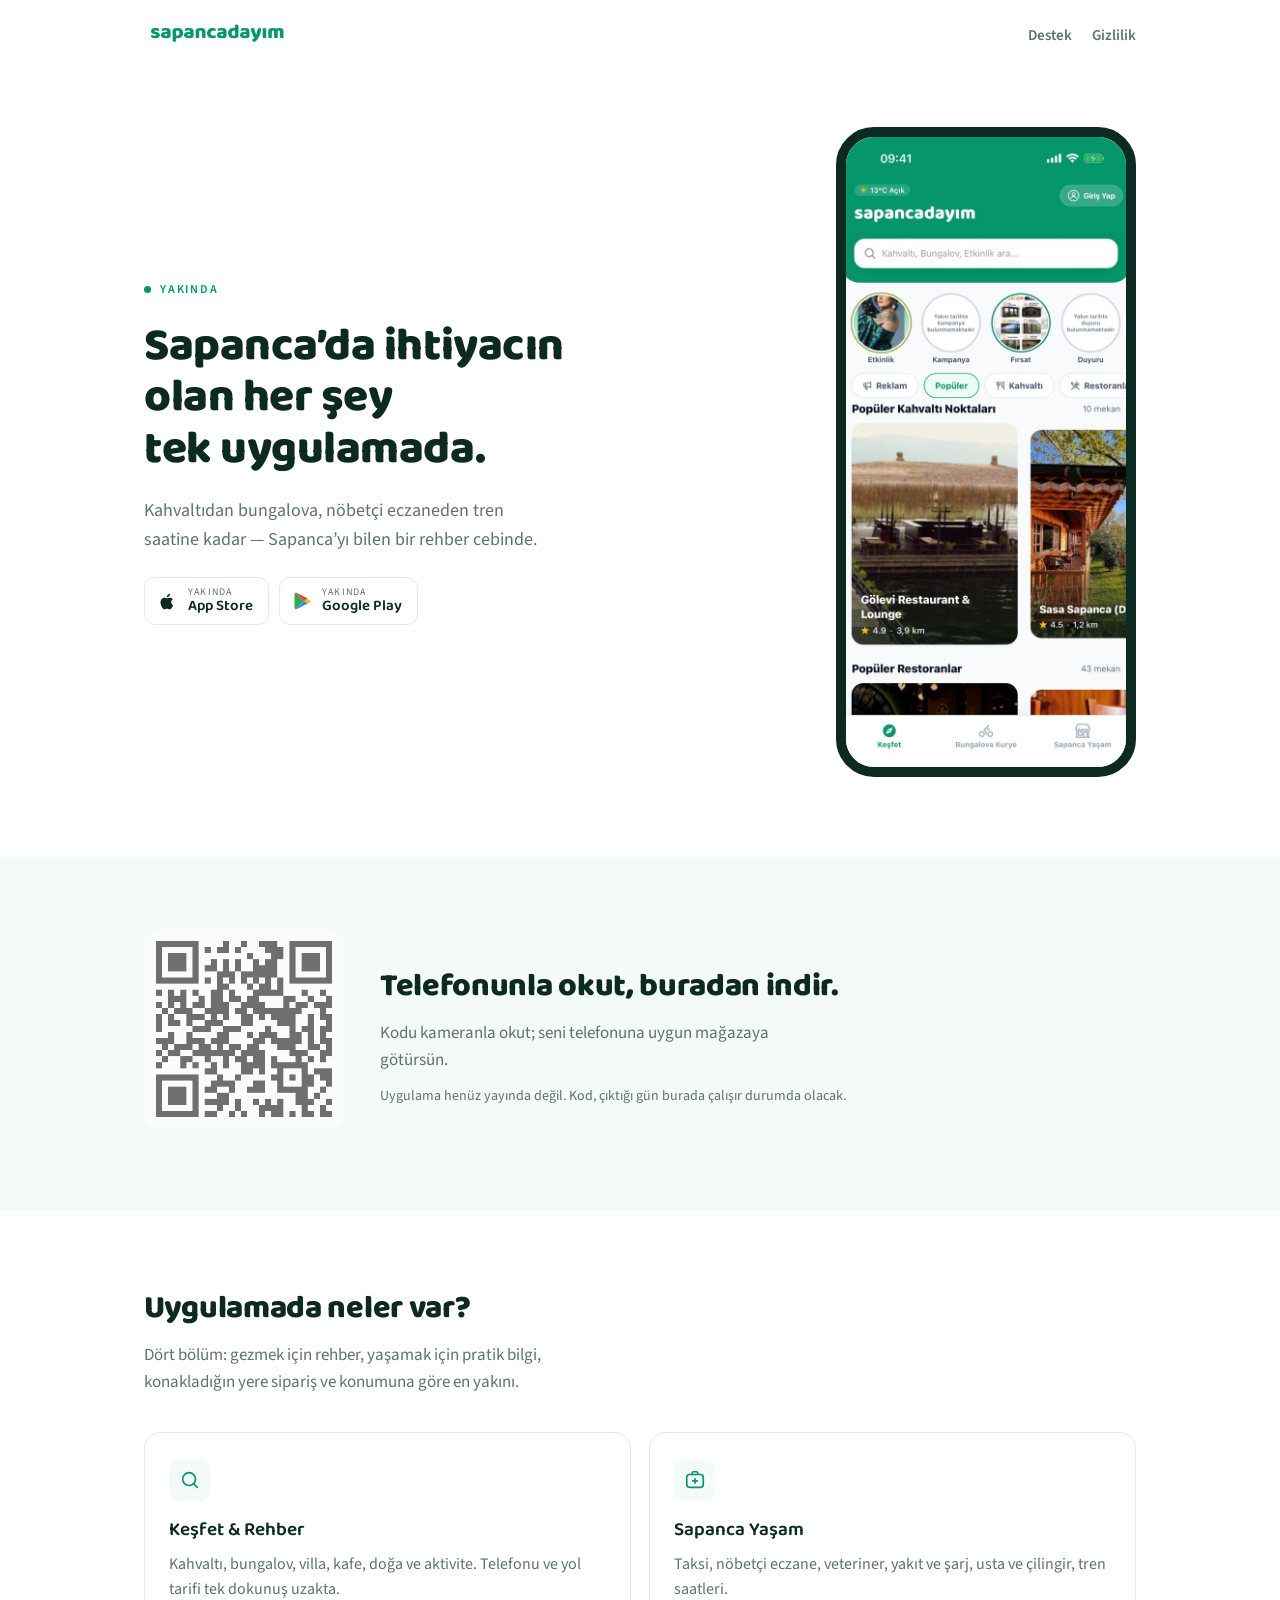
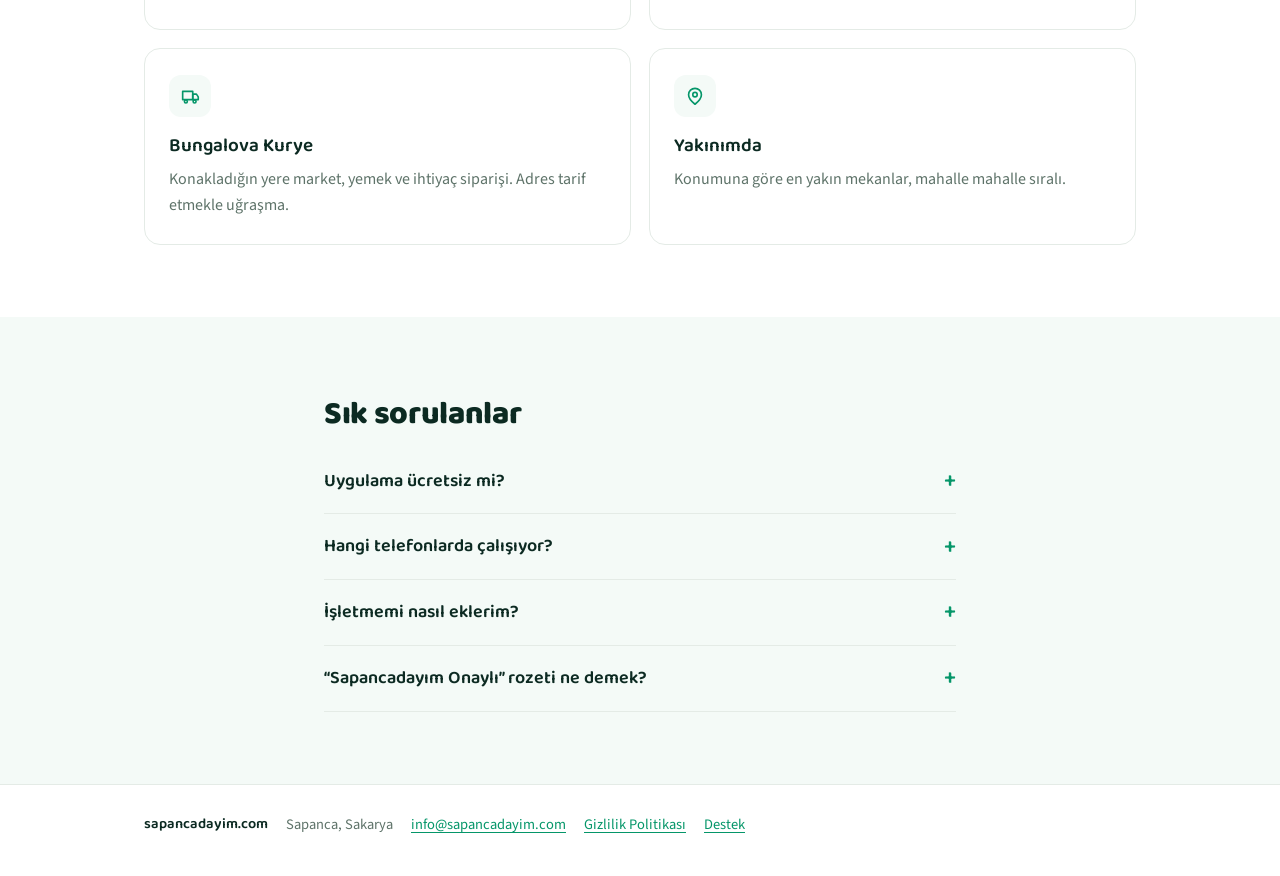
<file: index.html>
<!doctype html>
<html lang="tr">
<head>
<meta charset="utf-8">
<meta name="viewport" content="width=device-width, initial-scale=1">
<meta name="description" content="Sapanca'nın dijital rehberi: kahvaltı, bungalov, nöbetçi eczane, tren saatleri, bungalova kurye ve yakınındaki mekanlar. Tek uygulamada.">
<meta property="og:title" content="Sapancadayım">
<meta property="og:description" content="Kahvaltı, bungalov, nöbetçi eczane, tren saatleri. Sapanca'nın dijital rehberi App Store ve Google Play'de yakında.">
<meta property="og:type" content="website">
<meta property="og:url" content="https://sapancadayim.com/">
<meta property="og:locale" content="tr_TR">
<meta name="theme-color" content="#ffffff">
<link rel="canonical" href="https://sapancadayim.com/">
<title>Sapancadayım</title>
<link rel="preconnect" href="https://fonts.googleapis.com">
<link rel="preconnect" href="https://fonts.gstatic.com" crossorigin>
<link rel="stylesheet" href="https://fonts.googleapis.com/css2?family=Baloo+2:wght@600;800&family=Source+Sans+3:wght@400;600&display=swap">
<link rel="stylesheet" href="/style.css">
<style>
  /* Sayfa iskeleti */
  .wrap {
    max-width: 1040px;
    margin: 0 auto;
    padding-inline: 24px;
  }
  .section { padding-block: 72px; }
  .section-wash { background: var(--wash); }

  /* Başlık çubuğu */
  .topbar {
    display: flex;
    align-items: center;
    justify-content: space-between;
    gap: 16px;
    padding-block: 20px;
  }
  .topbar img { width: 148px; height: auto; }
  .topbar nav {
    display: flex;
    gap: 20px;
    font-size: 15px;
    font-weight: 600;
  }
  .topbar nav a { color: var(--muted); text-decoration: none; }
  .topbar nav a:hover { color: var(--brand); }

  /* Yer tutucu — üç görsel alanı da bunu kullanıyor.
     Gerçek görsel gelince .slot satırı silinip img açılacak. */
  .slot {
    display: flex;
    align-items: center;
    justify-content: center;
    text-align: center;
    background: var(--wash);
    border: 2px dashed var(--line);
    border-radius: 14px;
    color: var(--muted);
    font-size: 14px;
    padding: 16px;
  }

  /* Hero */
  .hero {
    display: grid;
    grid-template-columns: 1fr 300px;
    gap: 56px;
    align-items: center;
    padding-block: 56px 80px;
  }
  .hero-text { display: flex; flex-direction: column; align-items: flex-start; gap: 22px; }
  .eyebrow {
    display: inline-flex; align-items: center; gap: 9px;
    font-size: 12px; font-weight: 600; letter-spacing: 0.15em; text-transform: uppercase;
    color: var(--brand);
  }
  .dot { width: 7px; height: 7px; border-radius: 50%; background: var(--brand); }
  h1 {
    font-family: var(--display); font-weight: 800;
    font-size: clamp(30px, 5.2vw, 46px); line-height: 1.12; margin: 0;
    text-wrap: balance; letter-spacing: -0.01em; max-width: 16ch;
  }
  .lede { margin: 0; color: var(--muted); max-width: 44ch; font-size: 18px; }

  /* Telefon çerçevesi */
  .phone {
    aspect-ratio: 9 / 19.5;
    border: 10px solid var(--ink);
    border-radius: 38px;
    overflow: hidden;
    background: var(--wash);
  }
  .phone .slot { height: 100%; border: 0; border-radius: 0; }
  .phone img { display: block; width: 100%; height: 100%; object-fit: cover; object-position: top; }

  /* Mağaza rozetleri */
  .badges { display: flex; flex-wrap: wrap; gap: 10px; }
  .badge {
    display: inline-flex; align-items: center; gap: 10px;
    border: 1px solid var(--line); border-radius: 11px;
    padding: 9px 15px 9px 12px; background: var(--ground); color: var(--ink);
  }
  .badge-text { display: flex; flex-direction: column; line-height: 1.12;
    font-family: var(--display); font-weight: 600; font-size: 15px; }
  .badge-text small { font-family: var(--body); font-weight: 400; font-size: 10px;
    letter-spacing: 0.12em; text-transform: uppercase; color: var(--muted); }


  /* Özellik kutuları */
  .section-title {
    font-family: var(--display); font-weight: 800;
    font-size: clamp(24px, 3.4vw, 32px); margin: 0 0 8px;
    letter-spacing: -0.01em;
  }
  .section-lede { margin: 0 0 36px; color: var(--muted); max-width: 52ch; }
  .cards {
    display: grid;
    grid-template-columns: repeat(2, 1fr);
    gap: 18px;
  }
  .card {
    background: var(--ground);
    border: 1px solid var(--line);
    border-radius: 16px;
    padding: 26px 24px;
  }
  .card-icon {
    width: 42px; height: 42px; border-radius: 12px;
    background: var(--wash);
    display: flex; align-items: center; justify-content: center;
    color: var(--brand);
    margin-bottom: 14px;
  }
  .card h3 {
    font-family: var(--display); font-weight: 600; font-size: 19px;
    margin: 0 0 6px;
  }
  .card p { margin: 0; color: var(--muted); font-size: 16px; }

  /* QR bölümü */
  .qr-row {
    display: grid;
    grid-template-columns: 200px 1fr;
    gap: 36px;
    align-items: center;
  }
  .qr-box { aspect-ratio: 1; border-radius: 16px; }
  /* Uygulama mağazada olmadığı için kutu soluk duruyor.
     YAYIN GÜNÜ: aşağıdaki opacity kuralı silinecek. */
  .qr-box { opacity: 0.55; }
  .qr-note { font-size: 14px; color: var(--muted); margin: 10px 0 0; }

  /* SSS */
  .faq { max-width: 680px; }
  .faq details {
    border-bottom: 1px solid var(--line);
    padding: 18px 0;
  }
  .faq summary {
    cursor: pointer;
    font-family: var(--display); font-weight: 600; font-size: 18px;
    list-style: none;
    display: flex; align-items: center; justify-content: space-between; gap: 16px;
  }
  .faq summary::-webkit-details-marker { display: none; }
  .faq summary::after {
    content: "+";
    font-weight: 600; color: var(--brand); font-size: 22px; line-height: 1;
  }
  .faq details[open] summary::after { content: "\2212"; }
  .faq summary:focus-visible {
    outline: 2px solid var(--brand); outline-offset: 3px; border-radius: 3px;
  }
  .faq p { margin: 12px 0 0; color: var(--muted); }

  /* Footer */
  footer.site {
    border-top: 1px solid var(--line);
    padding-block: 28px 40px;
  }
  footer.site .wrap {
    display: flex; flex-wrap: wrap; gap: 6px 18px;
    font-size: 14.5px; color: var(--muted);
  }
  footer.site b { font-family: var(--display); font-weight: 600; color: var(--ink); }

  @media (max-width: 800px) {
    .hero { grid-template-columns: 1fr; gap: 36px; padding-block: 36px 56px; }
    .phone { max-width: 260px; }
    .section { padding-block: 52px; }
    .cards { grid-template-columns: 1fr; }
    .qr-row { grid-template-columns: 1fr; gap: 24px; justify-items: start; }
    .qr-box { width: 180px; }
  }
</style>
</head>
<body>

<header class="wrap topbar">
  <img src="/assets/logo.png" alt="sapancadayım">
  <nav>
    <a href="/destek/">Destek</a>
    <a href="/gizlilik/">Gizlilik</a>
  </nav>
</header>

<main>
  <section class="wrap hero">
    <div class="hero-text">
      <!-- YAYIN GÜNÜ (3/3): bu "Yakında" etiketi tamamen silinecek. -->
      <span class="eyebrow"><span class="dot"></span>Yakında</span>

      <h1>Sapanca&rsquo;da ihtiyacın olan her şey tek uygulamada.</h1>

      <p class="lede">Kahvaltıdan bungalova, nöbetçi eczaneden tren saatine kadar &mdash; Sapanca&rsquo;yı bilen bir rehber cebinde.</p>

      <!-- YAYIN GÜNÜ (1/3): rozetlerdeki <small>Yakında</small> satırları silinecek,
           span yerine mağaza bağlantısı veren <a> gelecek. -->
      <div class="badges">
        <span class="badge" aria-label="Yakında App Store&rsquo;da">
          <svg viewBox="0 0 24 24" width="21" height="21" aria-hidden="true">
            <path fill="currentColor" d="M16.2 12.6c0-2.2 1.8-3.3 1.9-3.3-1-1.5-2.7-1.7-3.3-1.7-1.4-.1-2.7.8-3.4.8-.7 0-1.8-.8-2.9-.8-1.5 0-2.9.9-3.7 2.2-1.6 2.7-.4 6.8 1.1 9 .8 1.1 1.6 2.3 2.8 2.2 1.1 0 1.5-.7 2.9-.7 1.3 0 1.7.7 2.9.7 1.2 0 1.9-1.1 2.7-2.2.8-1.2 1.2-2.4 1.2-2.5 0 0-2.2-.9-2.2-3.7zM14 5.8c.6-.8 1-1.8.9-2.8-.9 0-2 .6-2.6 1.3-.6.7-1.1 1.7-.9 2.7 1 .1 2-.5 2.6-1.2z"/>
          </svg>
          <span class="badge-text"><small>Yakında</small>App Store</span>
        </span>
        <span class="badge" aria-label="Yakında Google Play&rsquo;de">
          <svg viewBox="0 0 24 24" width="20" height="20" aria-hidden="true">
            <path fill="#34A853" d="M3.9 2.1 14.7 12 3.9 21.9c-.5-.3-.9-.9-.9-1.6V3.7c0-.7.4-1.3.9-1.6z"/>
            <path fill="#FBBC04" d="M18.6 8.6 14.7 12l3.9 3.4 3-1.7c.9-.5.9-1.9 0-2.4l-3-1.7z"/>
            <path fill="#EA4335" d="M3.9 2.1c.4-.2.9-.2 1.4.1l13.3 6.4L14.7 12 3.9 2.1z"/>
            <path fill="#4285F4" d="M3.9 21.9 14.7 12l3.9 3.4L5.3 21.8c-.5.3-1 .3-1.4.1z"/>
          </svg>
          <span class="badge-text"><small>Yakında</small>Google Play</span>
        </span>
      </div>
    </div>

    <div class="phone">
      <img src="/assets/ekran.jpg" alt="Sapancadayım uygulamasının ana ekranı" width="600" height="1304">
    </div>
  </section>
  <section class="section section-wash">
    <div class="wrap qr-row">
      <div>
        <!-- YAYIN GÜNÜ (2/3): QR eklendi (hedef https://sapancadayim.com/indir/).
             Yayın günü sadece .qr-box opacity kuralını kaldır. -->
        <img class="qr-box" src="/assets/qr.png" alt="Uygulamayı indirmek için QR kodu">
      </div>
      <div>
        <h2 class="section-title">Telefonunla okut, buradan indir.</h2>
        <p class="section-lede" style="margin-bottom:0">Kodu kameranla okut; seni telefonuna uygun mağazaya götürsün.</p>
        <p class="qr-note">Uygulama henüz yayında değil. Kod, çıktığı gün burada çalışır durumda olacak.</p>
      </div>
    </div>
  </section>
  <section class="section">
    <div class="wrap">
      <h2 class="section-title">Uygulamada neler var?</h2>
      <p class="section-lede">Dört bölüm: gezmek için rehber, yaşamak için pratik bilgi, konakladığın yere sipariş ve konumuna göre en yakını.</p>

      <div class="cards">
        <article class="card">
          <div class="card-icon" aria-hidden="true">
            <svg viewBox="0 0 24 24" width="22" height="22" fill="none" stroke="currentColor" stroke-width="1.8" stroke-linecap="round" stroke-linejoin="round">
              <circle cx="11" cy="11" r="7"/><path d="m20 20-3.6-3.6"/>
            </svg>
          </div>
          <h3>Keşfet &amp; Rehber</h3>
          <p>Kahvaltı, bungalov, villa, kafe, doğa ve aktivite. Telefonu ve yol tarifi tek dokunuş uzakta.</p>
        </article>

        <article class="card">
          <div class="card-icon" aria-hidden="true">
            <svg viewBox="0 0 24 24" width="22" height="22" fill="none" stroke="currentColor" stroke-width="1.8" stroke-linecap="round" stroke-linejoin="round">
              <rect x="3" y="6" width="18" height="14" rx="3"/>
              <path d="M9 6V4.5A1.5 1.5 0 0 1 10.5 3h3A1.5 1.5 0 0 1 15 4.5V6"/>
              <path d="M12 10.5v5M9.5 13h5"/>
            </svg>
          </div>
          <h3>Sapanca Yaşam</h3>
          <p>Taksi, nöbetçi eczane, veteriner, yakıt ve şarj, usta ve çilingir, tren saatleri.</p>
        </article>

        <article class="card">
          <div class="card-icon" aria-hidden="true">
            <svg viewBox="0 0 24 24" width="22" height="22" fill="none" stroke="currentColor" stroke-width="1.8" stroke-linecap="round" stroke-linejoin="round">
              <path d="M4 7h11v9H4z"/><path d="M15 10h4l2 3v3h-6z"/>
              <circle cx="7.5" cy="18" r="1.6"/><circle cx="17" cy="18" r="1.6"/>
            </svg>
          </div>
          <h3>Bungalova Kurye</h3>
          <p>Konakladığın yere market, yemek ve ihtiyaç siparişi. Adres tarif etmekle uğraşma.</p>
        </article>

        <article class="card">
          <div class="card-icon" aria-hidden="true">
            <svg viewBox="0 0 24 24" width="22" height="22" fill="none" stroke="currentColor" stroke-width="1.8" stroke-linecap="round" stroke-linejoin="round">
              <path d="M12 21s7-5.6 7-10.4A7 7 0 0 0 5 10.6C5 15.4 12 21 12 21z"/>
              <circle cx="12" cy="10.5" r="2.4"/>
            </svg>
          </div>
          <h3>Yakınımda</h3>
          <p>Konumuna göre en yakın mekanlar, mahalle mahalle sıralı.</p>
        </article>
      </div>
    </div>
  </section>
  <section class="section section-wash">
    <div class="wrap faq">
      <h2 class="section-title">Sık sorulanlar</h2>

      <details>
        <summary>Uygulama ücretsiz mi?</summary>
        <p>Evet, ücretsiz.</p>
      </details>

      <details>
        <summary>Hangi telefonlarda çalışıyor?</summary>
        <p>iPhone ve Android telefonlarda.</p>
      </details>

      <details>
        <summary>İşletmemi nasıl eklerim?</summary>
        <p><a href="mailto:info@sapancadayim.com">info@sapancadayim.com</a> adresine yaz, işletmeni birlikte ekleyelim.</p>
      </details>

      <details>
        <summary>&ldquo;Sapancadayım Onaylı&rdquo; rozeti ne demek?</summary>
        <p>Bu işletmenin telefon, adres ve görsel bilgileri doğrudan işletme sahibinden alınmış, yayına girmeden önce teyit edilmiştir. Rozet, işletmenin gerçekten faaliyette olduğunu gösterir.</p>
        <p>Sunulan hizmetin kalitesi ya da yapacağınız rezervasyon ve ödeme ilişkisinin güvencesi anlamına gelmez. Kapora veya ön ödeme yapmadan önce işletmeyle doğrudan görüşmenizi öneririz.</p>
      </details>
    </div>
  </section>
</main>

<footer class="site">
  <div class="wrap">
    <b>sapancadayim.com</b>
    <span>Sapanca, Sakarya</span>
    <a href="mailto:info@sapancadayim.com">info@sapancadayim.com</a>
    <a href="/gizlilik/">Gizlilik Politikası</a>
    <a href="/destek/">Destek</a>
  </div>
</footer>


</body>
</html>
</file>
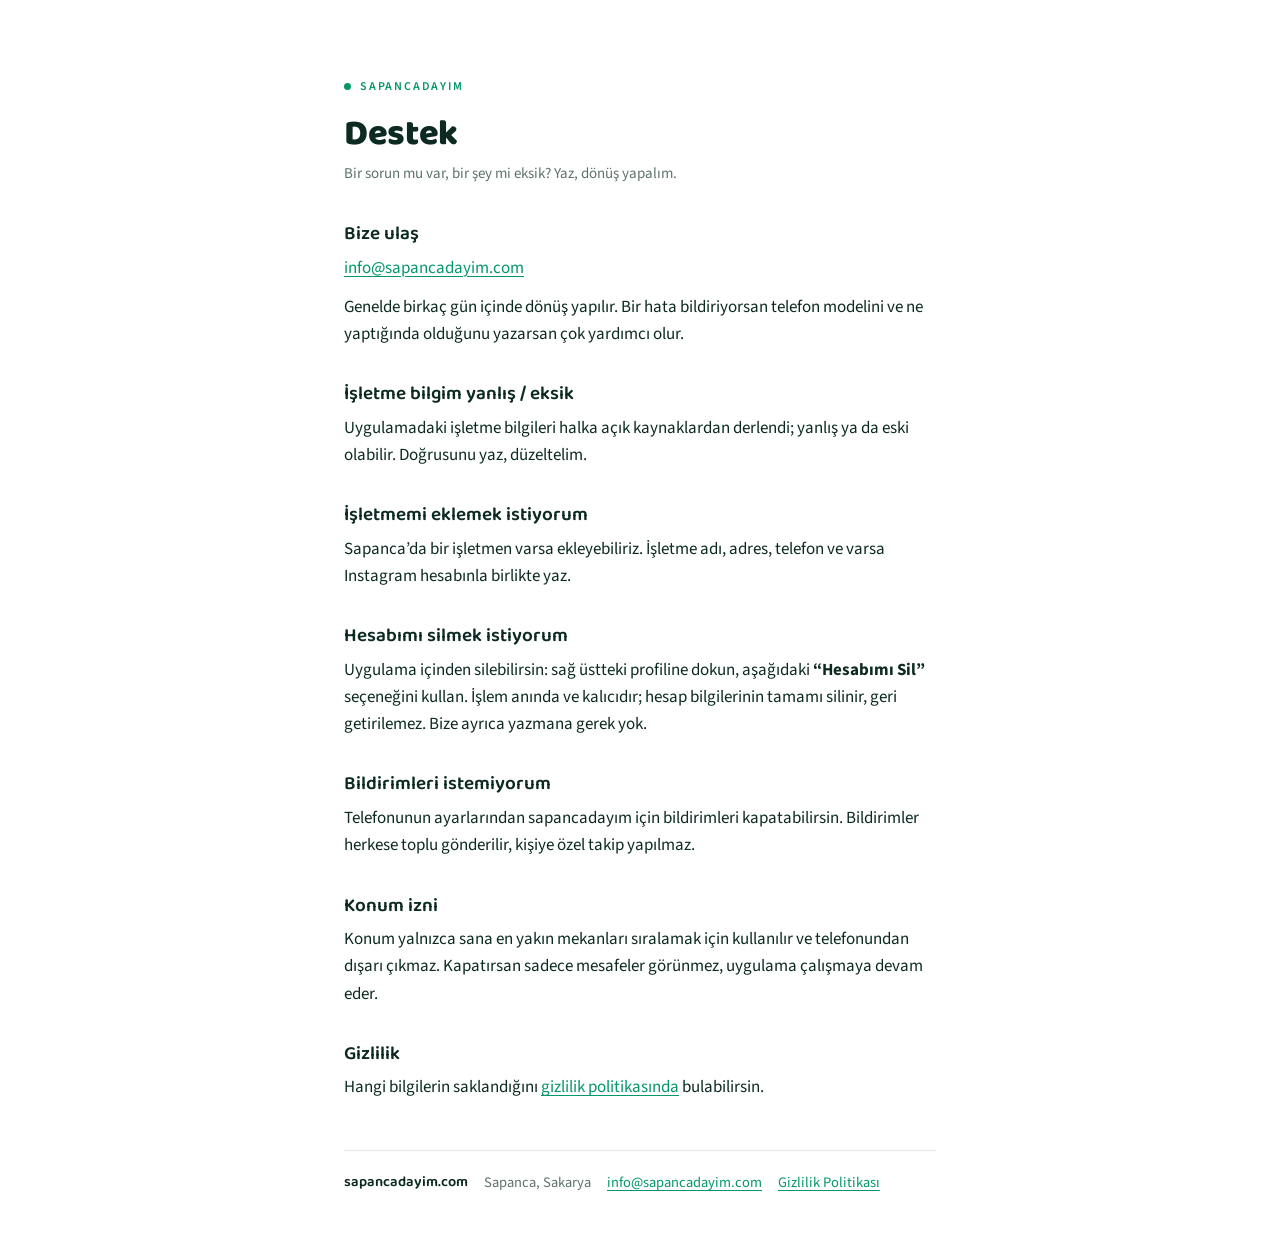
<file: destek/index.html>
<!doctype html>
<html lang="tr">
<head>
<meta charset="utf-8">
<meta name="viewport" content="width=device-width, initial-scale=1">
<meta name="description" content="Sapancadayım uygulaması için destek: sık sorulanlar, hesap silme, iletişim.">
<meta name="robots" content="index, follow">
<meta property="og:title" content="Destek — Sapancadayım">
<meta property="og:description" content="Sorun, öneri ve hesap işlemleri için destek sayfası.">
<meta property="og:type" content="website">
<meta property="og:url" content="https://sapancadayim.com/destek/">
<meta property="og:locale" content="tr_TR">
<meta name="theme-color" content="#ffffff">
<link rel="canonical" href="https://sapancadayim.com/destek/">
<title>Destek — Sapancadayım</title>
<link rel="preconnect" href="https://fonts.googleapis.com">
<link rel="preconnect" href="https://fonts.gstatic.com" crossorigin>
<link rel="stylesheet" href="https://fonts.googleapis.com/css2?family=Baloo+2:wght@600;800&family=Source+Sans+3:wght@400;600&display=swap">
<link rel="stylesheet" href="/style.css">
<style>
  .page {
    max-width: 640px;
    margin: 0 auto;
    padding-inline: 24px;
    padding-block: 72px 56px;
  }
  .eyebrow {
    display: inline-flex; align-items: center; gap: 9px;
    font-size: 12px; font-weight: 600; letter-spacing: 0.15em; text-transform: uppercase;
    color: var(--brand); margin-bottom: 18px;
  }
  .dot { width: 7px; height: 7px; border-radius: 50%; background: var(--brand); }
  h1 {
    font-family: var(--display); font-weight: 800;
    font-size: clamp(27px, 5.6vw, 36px); line-height: 1.16; margin: 0 0 6px;
    letter-spacing: -0.01em;
  }
  .updated { color: var(--muted); font-size: 15px; margin: 0 0 36px; }
  h2 {
    font-family: var(--display); font-weight: 600;
    font-size: 19px; line-height: 1.3; margin: 34px 0 8px;
  }
  p { margin: 0 0 12px; color: var(--ink); }
  footer {
    margin-top: 48px; padding-top: 20px; border-top: 1px solid var(--line);
    display: flex; flex-wrap: wrap; gap: 4px 16px; font-size: 14.5px; color: var(--muted);
  }
  footer b { font-family: var(--display); font-weight: 600; color: var(--ink); }
  @media (max-width: 480px) { .page { padding-block: 52px 40px; } }
</style>
</head>
<body>

<div class="page">

  <span class="eyebrow"><span class="dot"></span>Sapancadayım</span>

  <h1>Destek</h1>
  <p class="updated">Bir sorun mu var, bir şey mi eksik? Yaz, dönüş yapalım.</p>

  <h2>Bize ulaş</h2>
  <p><a href="mailto:info@sapancadayim.com">info@sapancadayim.com</a></p>
  <p>Genelde birkaç gün içinde dönüş yapılır. Bir hata bildiriyorsan telefon modelini ve
  ne yaptığında olduğunu yazarsan çok yardımcı olur.</p>

  <h2>İşletme bilgim yanlış / eksik</h2>
  <p>Uygulamadaki işletme bilgileri halka açık kaynaklardan derlendi; yanlış ya da eski
  olabilir. Doğrusunu yaz, düzeltelim.</p>

  <h2>İşletmemi eklemek istiyorum</h2>
  <p>Sapanca’da bir işletmen varsa ekleyebiliriz. İşletme adı, adres, telefon ve varsa
  Instagram hesabınla birlikte yaz.</p>

  <h2>Hesabımı silmek istiyorum</h2>
  <p>Uygulama içinden silebilirsin: sağ üstteki profiline dokun, aşağıdaki
  <strong>“Hesabımı Sil”</strong> seçeneğini kullan. İşlem anında ve kalıcıdır; hesap
  bilgilerinin tamamı silinir, geri getirilemez. Bize ayrıca yazmana gerek yok.</p>

  <h2>Bildirimleri istemiyorum</h2>
  <p>Telefonunun ayarlarından sapancadayım için bildirimleri kapatabilirsin. Bildirimler
  herkese toplu gönderilir, kişiye özel takip yapılmaz.</p>

  <h2>Konum izni</h2>
  <p>Konum yalnızca sana en yakın mekanları sıralamak için kullanılır ve telefonundan
  dışarı çıkmaz. Kapatırsan sadece mesafeler görünmez, uygulama çalışmaya devam eder.</p>

  <h2>Gizlilik</h2>
  <p>Hangi bilgilerin saklandığını <a href="/gizlilik/">gizlilik politikasında</a>
  bulabilirsin.</p>

  <footer>
    <b>sapancadayim.com</b>
    <span>Sapanca, Sakarya</span>
    <a href="mailto:info@sapancadayim.com">info@sapancadayim.com</a>
    <a href="/gizlilik/">Gizlilik Politikası</a>
  </footer>

</div>

</body>
</html>
</file>
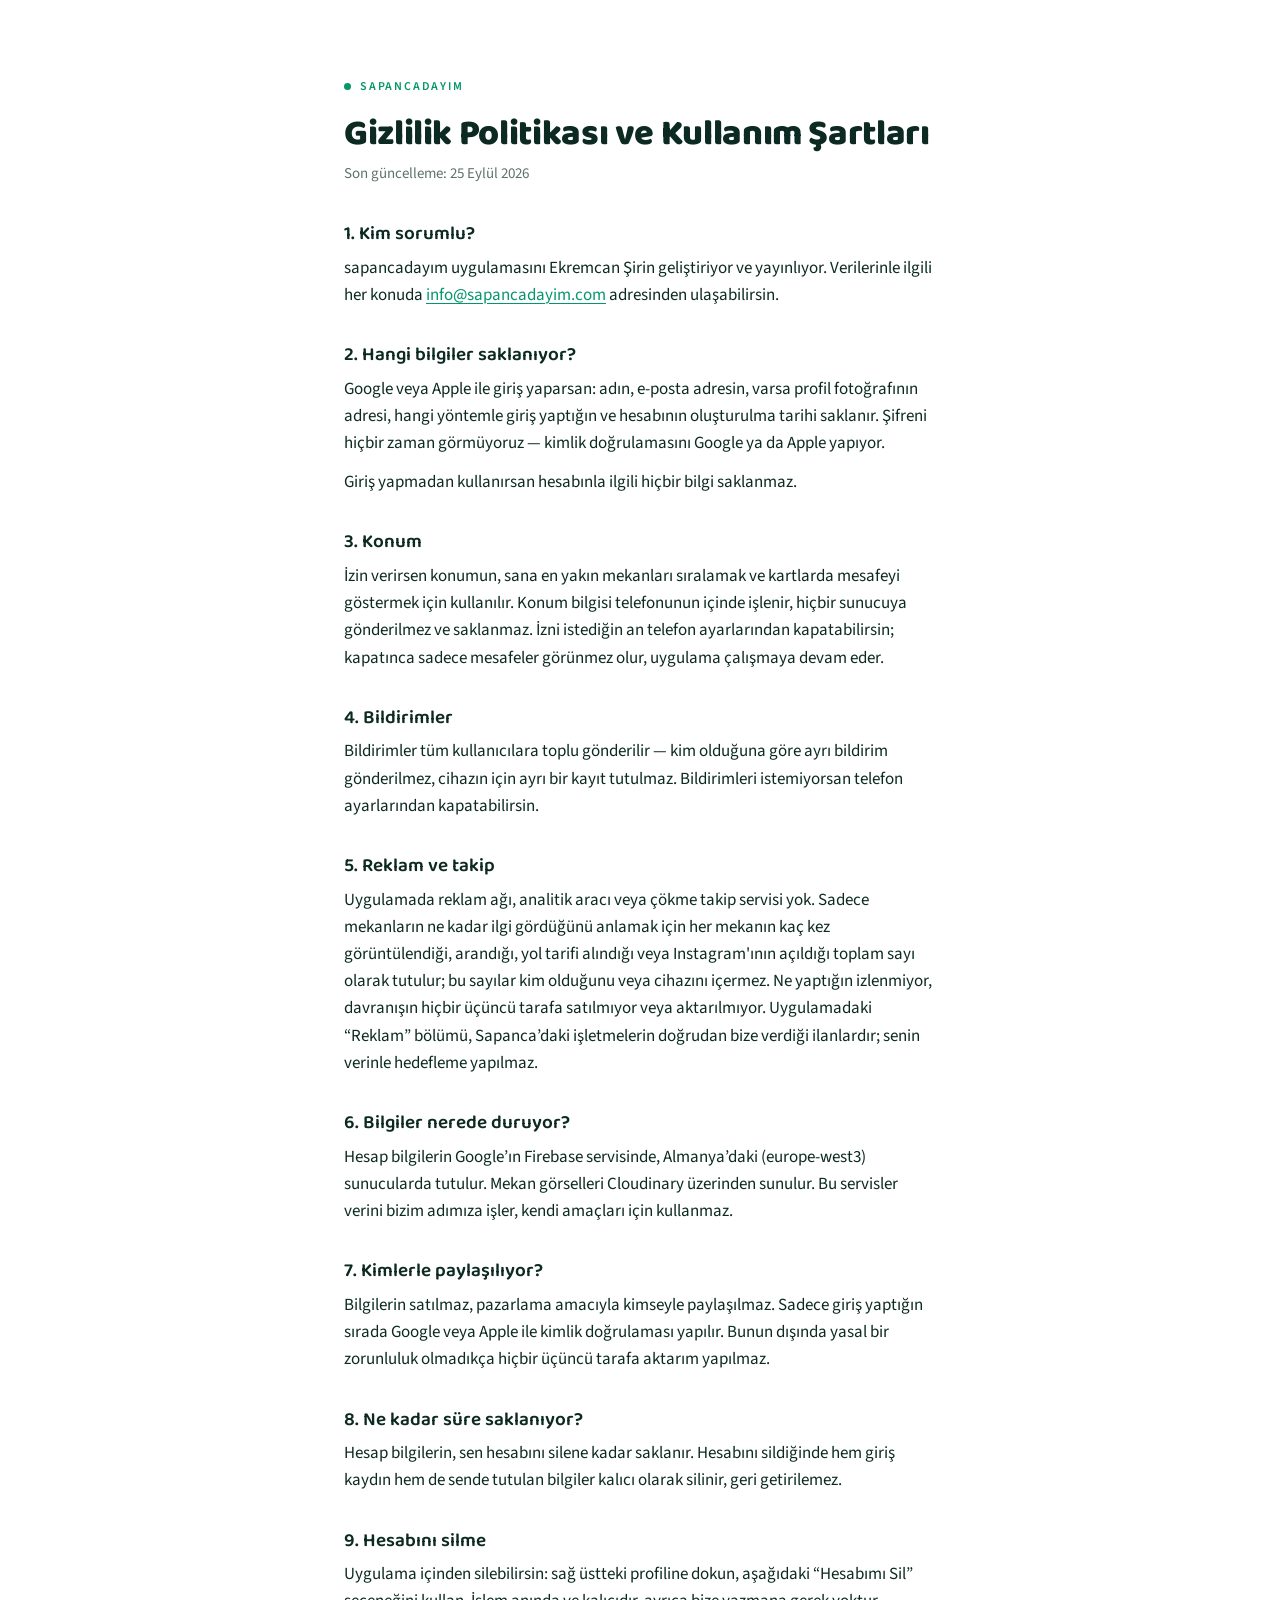
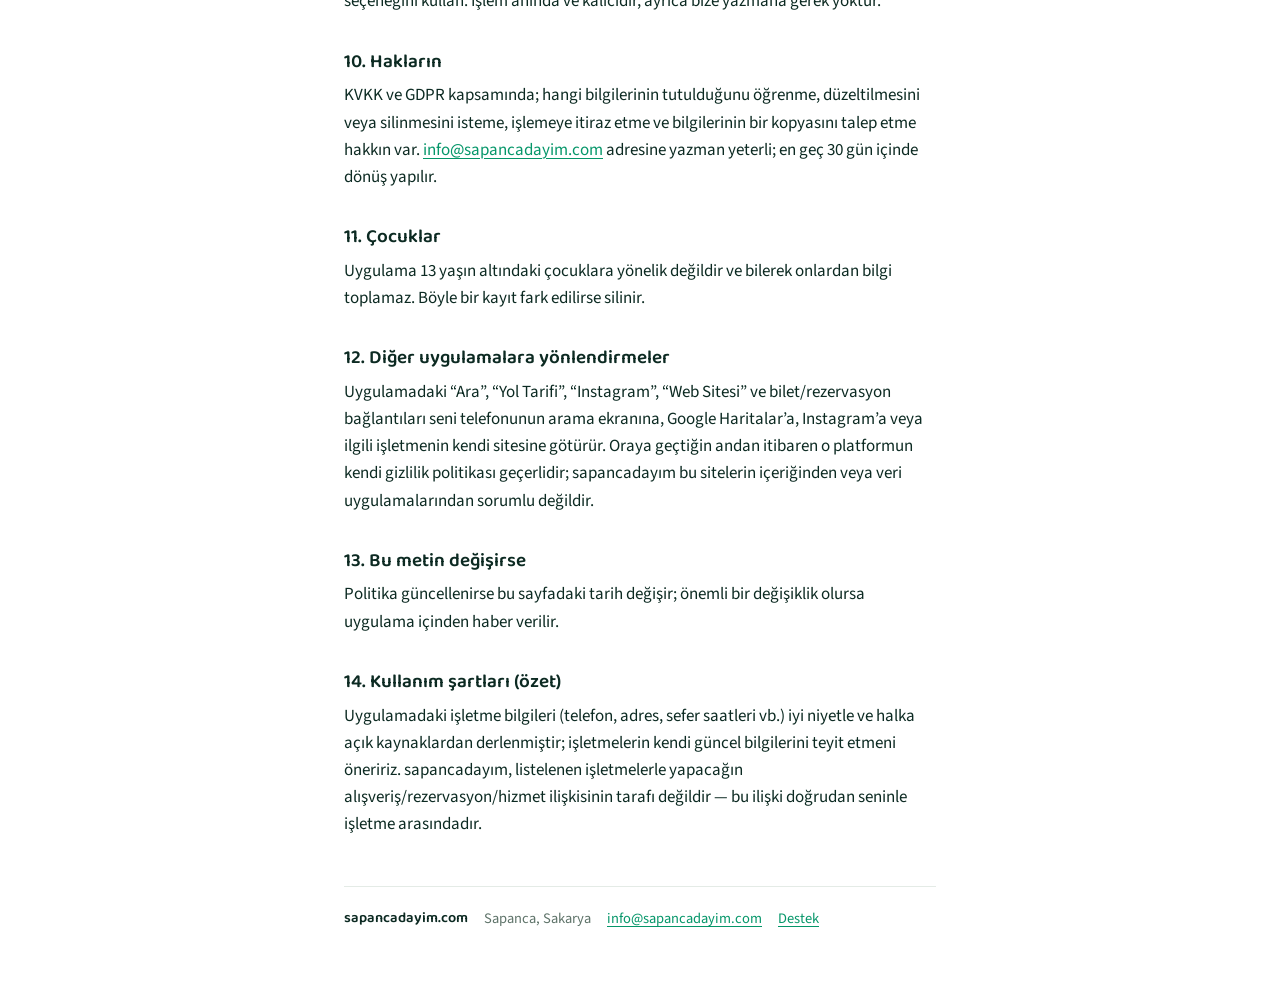
<file: gizlilik/index.html>
<!doctype html>
<html lang="tr">
<head>
<meta charset="utf-8">
<meta name="viewport" content="width=device-width, initial-scale=1">
<meta name="description" content="Sapancadayım uygulamasının gizlilik politikası ve kullanım şartları.">
<meta name="robots" content="index, follow">
<meta property="og:title" content="Gizlilik Politikası — Sapancadayım">
<meta property="og:description" content="Sapancadayım hangi bilgileri saklıyor, nerede tutuyor, nasıl siliniyor.">
<meta property="og:type" content="website">
<meta property="og:url" content="https://sapancadayim.com/gizlilik/">
<meta property="og:locale" content="tr_TR">
<meta name="theme-color" content="#ffffff">
<link rel="canonical" href="https://sapancadayim.com/gizlilik/">
<title>Gizlilik Politikası — Sapancadayım</title>
<link rel="preconnect" href="https://fonts.googleapis.com">
<link rel="preconnect" href="https://fonts.gstatic.com" crossorigin>
<link rel="stylesheet" href="https://fonts.googleapis.com/css2?family=Baloo+2:wght@600;800&family=Source+Sans+3:wght@400;600&display=swap">
<link rel="stylesheet" href="/style.css">
<style>
  .page {
    max-width: 640px;
    margin: 0 auto;
    padding-inline: 24px;
    padding-block: 72px 56px;
  }
  .eyebrow {
    display: inline-flex; align-items: center; gap: 9px;
    font-size: 12px; font-weight: 600; letter-spacing: 0.15em; text-transform: uppercase;
    color: var(--brand); margin-bottom: 18px;
  }
  .dot { width: 7px; height: 7px; border-radius: 50%; background: var(--brand); }
  h1 {
    font-family: var(--display); font-weight: 800;
    font-size: clamp(27px, 5.6vw, 36px); line-height: 1.16; margin: 0 0 6px;
    letter-spacing: -0.01em;
  }
  .updated { color: var(--muted); font-size: 15px; margin: 0 0 36px; }
  h2 {
    font-family: var(--display); font-weight: 600;
    font-size: 19px; line-height: 1.3; margin: 34px 0 8px;
  }
  p { margin: 0 0 12px; color: var(--ink); }
  footer {
    margin-top: 48px; padding-top: 20px; border-top: 1px solid var(--line);
    display: flex; flex-wrap: wrap; gap: 4px 16px; font-size: 14.5px; color: var(--muted);
  }
  footer b { font-family: var(--display); font-weight: 600; color: var(--ink); }
  @media (max-width: 480px) { .page { padding-block: 52px 40px; } }
</style>
</head>
<body>

<div class="page">

  <span class="eyebrow"><span class="dot"></span>Sapancadayım</span>

  <h1>Gizlilik Politikası ve Kullanım Şartları</h1>
  <p class="updated">Son güncelleme: 25 Eylül 2026</p>

  <h2>1. Kim sorumlu?</h2>
  <p>sapancadayım uygulamasını Ekremcan Şirin geliştiriyor ve yayınlıyor. Verilerinle ilgili
  her konuda <a href="mailto:info@sapancadayim.com">info@sapancadayim.com</a> adresinden
  ulaşabilirsin.</p>

  <h2>2. Hangi bilgiler saklanıyor?</h2>
  <p>Google veya Apple ile giriş yaparsan: adın, e-posta adresin, varsa profil fotoğrafının
  adresi, hangi yöntemle giriş yaptığın ve hesabının oluşturulma tarihi saklanır. Şifreni
  hiçbir zaman görmüyoruz — kimlik doğrulamasını Google ya da Apple yapıyor.</p>
  <p>Giriş yapmadan kullanırsan hesabınla ilgili hiçbir bilgi saklanmaz.</p>

  <h2>3. Konum</h2>
  <p>İzin verirsen konumun, sana en yakın mekanları sıralamak ve kartlarda mesafeyi göstermek
  için kullanılır. Konum bilgisi telefonunun içinde işlenir, hiçbir sunucuya gönderilmez ve
  saklanmaz. İzni istediğin an telefon ayarlarından kapatabilirsin; kapatınca sadece mesafeler
  görünmez olur, uygulama çalışmaya devam eder.</p>

  <h2>4. Bildirimler</h2>
  <p>Bildirimler tüm kullanıcılara toplu gönderilir — kim olduğuna göre ayrı bildirim
  gönderilmez, cihazın için ayrı bir kayıt tutulmaz. Bildirimleri istemiyorsan telefon
  ayarlarından kapatabilirsin.</p>

  <h2>5. Reklam ve takip</h2>
  <p>Uygulamada reklam ağı, analitik aracı veya çökme takip servisi yok. Sadece mekanların ne kadar ilgi gördüğünü anlamak için her mekanın kaç kez görüntülendiği, arandığı, yol tarifi alındığı veya Instagram'ının açıldığı toplam sayı olarak tutulur; bu sayılar kim olduğunu veya cihazını içermez. Ne yaptığın izlenmiyor,
  davranışın hiçbir üçüncü tarafa satılmıyor veya aktarılmıyor. Uygulamadaki “Reklam” bölümü,
  Sapanca’daki işletmelerin doğrudan bize verdiği ilanlardır; senin verinle hedefleme
  yapılmaz.</p>

  <h2>6. Bilgiler nerede duruyor?</h2>
  <p>Hesap bilgilerin Google’ın Firebase servisinde, Almanya’daki (europe-west3) sunucularda
  tutulur. Mekan görselleri Cloudinary üzerinden sunulur. Bu servisler verini bizim adımıza
  işler, kendi amaçları için kullanmaz.</p>

  <h2>7. Kimlerle paylaşılıyor?</h2>
  <p>Bilgilerin satılmaz, pazarlama amacıyla kimseyle paylaşılmaz. Sadece giriş yaptığın sırada
  Google veya Apple ile kimlik doğrulaması yapılır. Bunun dışında yasal bir zorunluluk
  olmadıkça hiçbir üçüncü tarafa aktarım yapılmaz.</p>

  <h2>8. Ne kadar süre saklanıyor?</h2>
  <p>Hesap bilgilerin, sen hesabını silene kadar saklanır. Hesabını sildiğinde hem giriş kaydın
  hem de sende tutulan bilgiler kalıcı olarak silinir, geri getirilemez.</p>

  <h2>9. Hesabını silme</h2>
  <p>Uygulama içinden silebilirsin: sağ üstteki profiline dokun, aşağıdaki “Hesabımı Sil”
  seçeneğini kullan. İşlem anında ve kalıcıdır, ayrıca bize yazmana gerek yoktur.</p>

  <h2>10. Hakların</h2>
  <p>KVKK ve GDPR kapsamında; hangi bilgilerinin tutulduğunu öğrenme, düzeltilmesini veya
  silinmesini isteme, işlemeye itiraz etme ve bilgilerinin bir kopyasını talep etme hakkın var.
  <a href="mailto:info@sapancadayim.com">info@sapancadayim.com</a> adresine yazman yeterli; en
  geç 30 gün içinde dönüş yapılır.</p>

  <h2>11. Çocuklar</h2>
  <p>Uygulama 13 yaşın altındaki çocuklara yönelik değildir ve bilerek onlardan bilgi toplamaz.
  Böyle bir kayıt fark edilirse silinir.</p>

  <h2>12. Diğer uygulamalara yönlendirmeler</h2>
  <p>Uygulamadaki “Ara”, “Yol Tarifi”, “Instagram”, “Web Sitesi” ve bilet/rezervasyon
  bağlantıları seni telefonunun arama ekranına, Google Haritalar’a, Instagram’a veya ilgili
  işletmenin kendi sitesine götürür. Oraya geçtiğin andan itibaren o platformun kendi gizlilik
  politikası geçerlidir; sapancadayım bu sitelerin içeriğinden veya veri uygulamalarından
  sorumlu değildir.</p>

  <h2>13. Bu metin değişirse</h2>
  <p>Politika güncellenirse bu sayfadaki tarih değişir; önemli bir değişiklik olursa uygulama
  içinden haber verilir.</p>

  <h2>14. Kullanım şartları (özet)</h2>
  <p>Uygulamadaki işletme bilgileri (telefon, adres, sefer saatleri vb.) iyi niyetle ve halka
  açık kaynaklardan derlenmiştir; işletmelerin kendi güncel bilgilerini teyit etmeni öneririz.
  sapancadayım, listelenen işletmelerle yapacağın alışveriş/rezervasyon/hizmet ilişkisinin
  tarafı değildir — bu ilişki doğrudan seninle işletme arasındadır.</p>

  <footer>
    <b>sapancadayim.com</b>
    <span>Sapanca, Sakarya</span>
    <a href="mailto:info@sapancadayim.com">info@sapancadayim.com</a>
    <a href="/destek/">Destek</a>
  </footer>

</div>

</body>
</html>
</file>
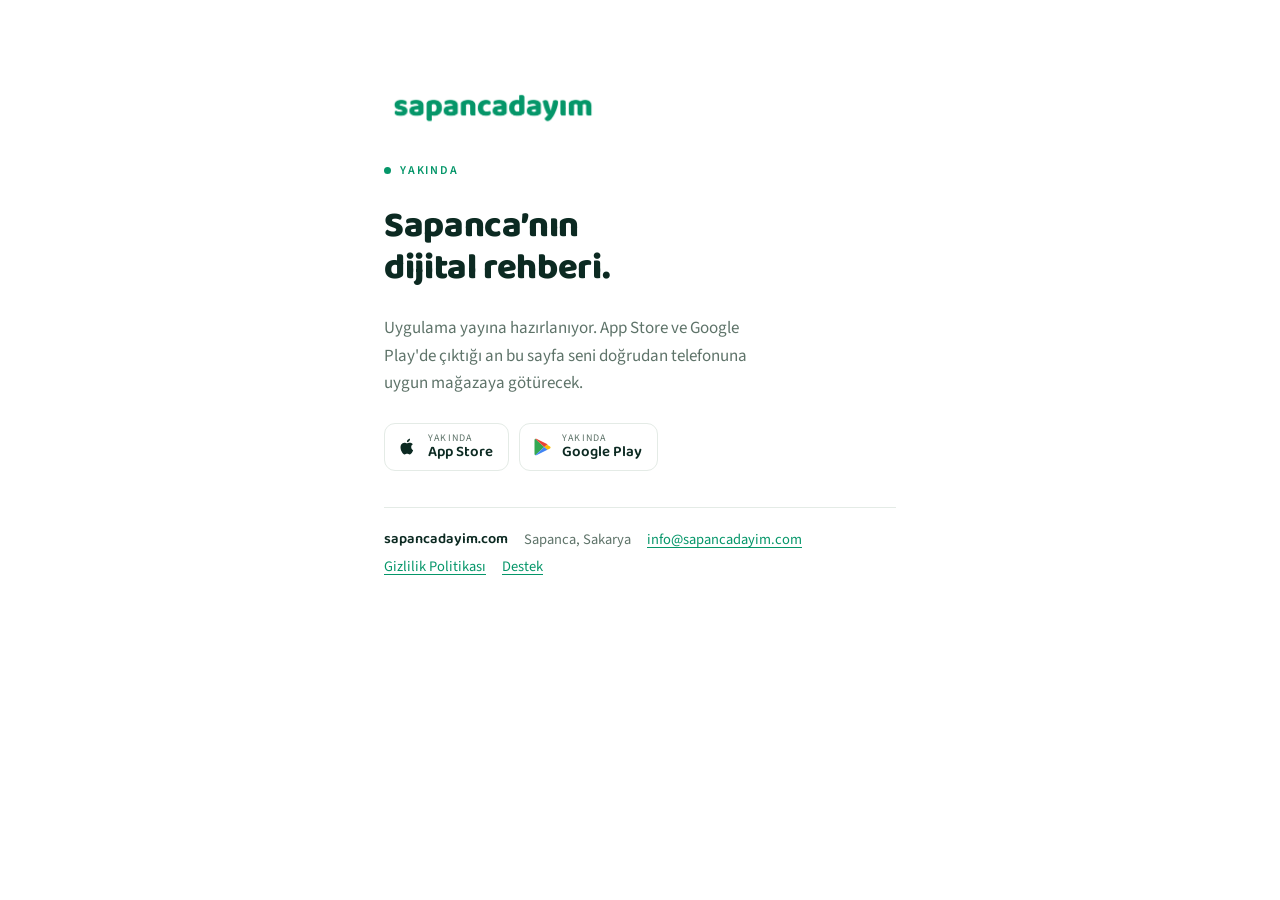
<file: indir/index.html>
<!doctype html>
<html lang="tr">
<head>
<meta charset="utf-8">
<meta name="viewport" content="width=device-width, initial-scale=1">
<meta name="description" content="sapancadayım uygulamasını indir. Telefonunu tanır, seni App Store ya da Google Play'e götürür.">
<meta name="robots" content="index, follow">
<meta property="og:title" content="Uygulamayı indir — Sapancadayım">
<meta property="og:description" content="Sapanca'nın dijital rehberi. App Store ve Google Play'de.">
<meta property="og:type" content="website">
<meta property="og:url" content="https://sapancadayim.com/indir/">
<meta property="og:locale" content="tr_TR">
<meta name="theme-color" content="#ffffff">
<link rel="canonical" href="https://sapancadayim.com/indir/">
<title>Uygulamayı indir — Sapancadayım</title>
<link rel="preconnect" href="https://fonts.googleapis.com">
<link rel="preconnect" href="https://fonts.gstatic.com" crossorigin>
<link rel="stylesheet" href="https://fonts.googleapis.com/css2?family=Baloo+2:wght@600;800&family=Source+Sans+3:wght@400;600&display=swap">
<link rel="stylesheet" href="/style.css">
<style>
  .page {
    max-width: 560px;
    margin: 0 auto;
    padding-inline: 24px;
    padding-block: 88px 48px;
    display: flex;
    flex-direction: column;
    gap: 26px;
    align-items: flex-start;
  }
  img.mark { width: 220px; max-width: 70%; height: auto; }
  .eyebrow {
    display: inline-flex; align-items: center; gap: 9px;
    font-size: 12px; font-weight: 600; letter-spacing: 0.15em; text-transform: uppercase;
    color: var(--brand);
  }
  .dot { width: 7px; height: 7px; border-radius: 50%; background: var(--brand); }
  h1 {
    font-family: var(--display); font-weight: 800;
    font-size: clamp(27px, 5.6vw, 36px); line-height: 1.16; margin: 0;
    text-wrap: balance; letter-spacing: -0.01em; max-width: 18ch;
  }
  p { margin: 0; color: var(--muted); max-width: 46ch; }

  .badges { display: flex; flex-wrap: wrap; gap: 10px; }
  /* Aynı kutu hem link hem de "yakında" etiketi olabiliyor; ikisi de .badge. */
  .badge {
    display: inline-flex; align-items: center; gap: 10px;
    border: 1px solid var(--line); border-radius: 11px;
    padding: 9px 15px 9px 12px; background: var(--ground); color: var(--ink);
  }
  a.badge { text-decoration: none; }
  a.badge:hover { border-color: var(--brand); color: var(--ink); }
  a.badge:focus-visible { outline: 2px solid var(--brand); outline-offset: 3px; }
  .badge-text { display: flex; flex-direction: column; line-height: 1.12;
    font-family: var(--display); font-weight: 600; font-size: 15px; }
  .badge-text small { font-family: var(--body); font-weight: 400; font-size: 10px;
    letter-spacing: 0.12em; text-transform: uppercase; color: var(--muted); }

  footer { width: 100%; margin-top: 10px; padding-top: 20px; border-top: 1px solid var(--line);
    display: flex; flex-wrap: wrap; gap: 4px 16px; font-size: 14.5px; color: var(--muted); }
  footer b { font-family: var(--display); font-weight: 600; color: var(--ink); }

  @media (max-width: 480px) { .page { padding-block: 60px 40px; gap: 22px; } }
</style>
</head>
<body>

<div class="page">
  <img class="mark" src="/assets/logo.png" alt="sapancadayım">

  <span class="eyebrow"><span class="dot"></span><span id="eyebrow">Uygulamayı indir</span></span>

  <h1 id="baslik">Sapanca&rsquo;nın dijital rehberi.</h1>

  <p id="aciklama">Kahvaltıdan bungalova, nöbetçi eczaneden tren saatine kadar
  Sapanca&rsquo;da ihtiyacın olan her şey tek uygulamada.</p>

  <div class="badges" id="rozetler">
    <!-- Mağaza linkleri yayınlanınca script bu kutuları <a>'ya çeviriyor.
         Linkler yokken kutu tıklanamaz kalıyor: ölü link yok. -->
    <span class="badge" id="rozet-ios" aria-label="Yakında App Store&rsquo;da">
      <svg viewBox="0 0 24 24" width="21" height="21" aria-hidden="true">
        <path fill="currentColor" d="M16.2 12.6c0-2.2 1.8-3.3 1.9-3.3-1-1.5-2.7-1.7-3.3-1.7-1.4-.1-2.7.8-3.4.8-.7 0-1.8-.8-2.9-.8-1.5 0-2.9.9-3.7 2.2-1.6 2.7-.4 6.8 1.1 9 .8 1.1 1.6 2.3 2.8 2.2 1.1 0 1.5-.7 2.9-.7 1.3 0 1.7.7 2.9.7 1.2 0 1.9-1.1 2.7-2.2.8-1.2 1.2-2.4 1.2-2.5 0 0-2.2-.9-2.2-3.7zM14 5.8c.6-.8 1-1.8.9-2.8-.9 0-2 .6-2.6 1.3-.6.7-1.1 1.7-.9 2.7 1 .1 2-.5 2.6-1.2z"/>
      </svg>
      <span class="badge-text"><small id="ust-ios">Yakında</small>App Store</span>
    </span>
    <span class="badge" id="rozet-android" aria-label="Yakında Google Play&rsquo;de">
      <svg viewBox="0 0 24 24" width="20" height="20" aria-hidden="true">
        <path fill="#34A853" d="M3.9 2.1 14.7 12 3.9 21.9c-.5-.3-.9-.9-.9-1.6V3.7c0-.7.4-1.3.9-1.6z"/>
        <path fill="#FBBC04" d="M18.6 8.6 14.7 12l3.9 3.4 3-1.7c.9-.5.9-1.9 0-2.4l-3-1.7z"/>
        <path fill="#EA4335" d="M3.9 2.1c.4-.2.9-.2 1.4.1l13.3 6.4L14.7 12 3.9 2.1z"/>
        <path fill="#4285F4" d="M3.9 21.9 14.7 12l3.9 3.4L5.3 21.8c-.5.3-1 .3-1.4.1z"/>
      </svg>
      <span class="badge-text"><small id="ust-android">Yakında</small>Google Play</span>
    </span>
  </div>

  <footer>
    <b>sapancadayim.com</b>
    <span>Sapanca, Sakarya</span>
    <a href="mailto:info@sapancadayim.com">info@sapancadayim.com</a>
    <a href="/gizlilik/">Gizlilik Politikası</a>
    <a href="/destek/">Destek</a>
  </footer>
</div>

<script>
/* ---------------------------------------------------------------
   TEK DEĞİŞTİRİLECEK YER.
   Uygulama mağazalarda yayınlanınca aşağıdaki iki satırı doldur.
   Dolu olan mağaza için: o telefondan gelen kullanıcı doğrudan
   yönlendirilir, masaüstünde rozet tıklanabilir link olur.
   null kalırsa o mağaza "Yakında" olarak durur, ölü link üretilmez.

   Android linki yayından sonra şu olacak:
   "https://play.google.com/store/apps/details?id=com.sapancadayim.app"
   iOS linki App Store Connect'te uygulama kaydı açılınca belli olur
   (apps.apple.com/tr/app/<isim>/id<APPLE_ID>).
--------------------------------------------------------------- */
var MAGAZA = {
  ios: null,
  android: null
};

(function () {
  var ua = navigator.userAgent || "";
  // iPadOS 13+ kendini Mac gibi tanıtıyor; dokunmatik varlığıyla ayırt ediliyor.
  var iPadMasaustuKilikli = /Macintosh/.test(ua) && navigator.maxTouchPoints > 1;
  var platform = /iPhone|iPad|iPod/.test(ua) || iPadMasaustuKilikli ? "ios"
               : /Android/.test(ua) ? "android"
               : null;

  function rozetiLinkeCevir(hangi) {
    var hedef = MAGAZA[hangi];
    if (!hedef) return;
    var eski = document.getElementById("rozet-" + hangi);
    var yeni = document.createElement("a");
    yeni.className = "badge";
    yeni.href = hedef;
    yeni.rel = "noopener";
    yeni.innerHTML = eski.innerHTML;
    yeni.setAttribute("aria-label",
      hangi === "ios" ? "App Store’dan indir" : "Google Play’den indir");
    eski.replaceWith(yeni);
    document.getElementById("ust-" + hangi).textContent = "İndir";
  }

  rozetiLinkeCevir("ios");
  rozetiLinkeCevir("android");

  // Telefondan gelindiyse ve o mağaza yayındaysa doğrudan götür.
  // replace kullanılıyor: geri tuşu kullanıcıyı bu sayfaya hapsetmesin.
  if (platform && MAGAZA[platform]) {
    document.getElementById("eyebrow").textContent = "Yönlendiriliyorsun";
    document.getElementById("aciklama").textContent =
      "Mağaza açılmazsa aşağıdaki butona dokun.";
    window.location.replace(MAGAZA[platform]);
    return;
  }

  // Henüz yayında değil: beklentiyi doğru kur.
  if (!MAGAZA.ios && !MAGAZA.android) {
    document.getElementById("eyebrow").textContent = "Yakında";
    document.getElementById("aciklama").textContent =
      "Uygulama yayına hazırlanıyor. App Store ve Google Play'de çıktığı an bu sayfa " +
      "seni doğrudan telefonuna uygun mağazaya götürecek.";
  }
})();
</script>

</body>
</html>
</file>
<file: style.css>
/* sapancadayim.com — paylaşılan tasarım değişkenleri.
   Dört sayfa da bunu bağlar. Yalnızca değişkenler ve sıfırlama burada;
   sayfaya özgü düzen kuralları kendi dosyasında kalır.

   Tek temaya bağlı, bilerek: beyaz zemin marka kimliğinin parçası.
   Bu yüzden her renk açıkça boyanıyor, hiçbiri host temasından miras alınmıyor.
   prefers-color-scheme kuralı EKLENMEYECEK. */

:root {
  --ground: #FFFFFF;
  --ink: #0C2A22;
  /* #64796F idi. --wash zemini üstünde 4.41:1 veriyordu, AA eşiği 4.5:1.
     #5E7369 beyazda 5.08:1, --wash üstünde 4.80:1 — ikisi de geçiyor. */
  --muted: #5E7369;
  --brand: #059669;
  --line: #E4EBE6;
  --wash: #F4FAF7;
  --display: "Baloo 2", "Trebuchet MS", sans-serif;
  --body: "Source Sans 3", -apple-system, "Segoe UI", sans-serif;
}

* { box-sizing: border-box; }

body {
  margin: 0;
  background: var(--ground);
  color: var(--ink);
  font-family: var(--body);
  font-size: 17px;
  line-height: 1.6;
  -webkit-font-smoothing: antialiased;
}

img { max-width: 100%; }

a {
  color: var(--brand);
  text-decoration-thickness: 1px;
  text-underline-offset: 3px;
}
a:hover { color: var(--ink); }
a:focus-visible {
  outline: 2px solid var(--brand);
  outline-offset: 3px;
  border-radius: 3px;
}
</file>
